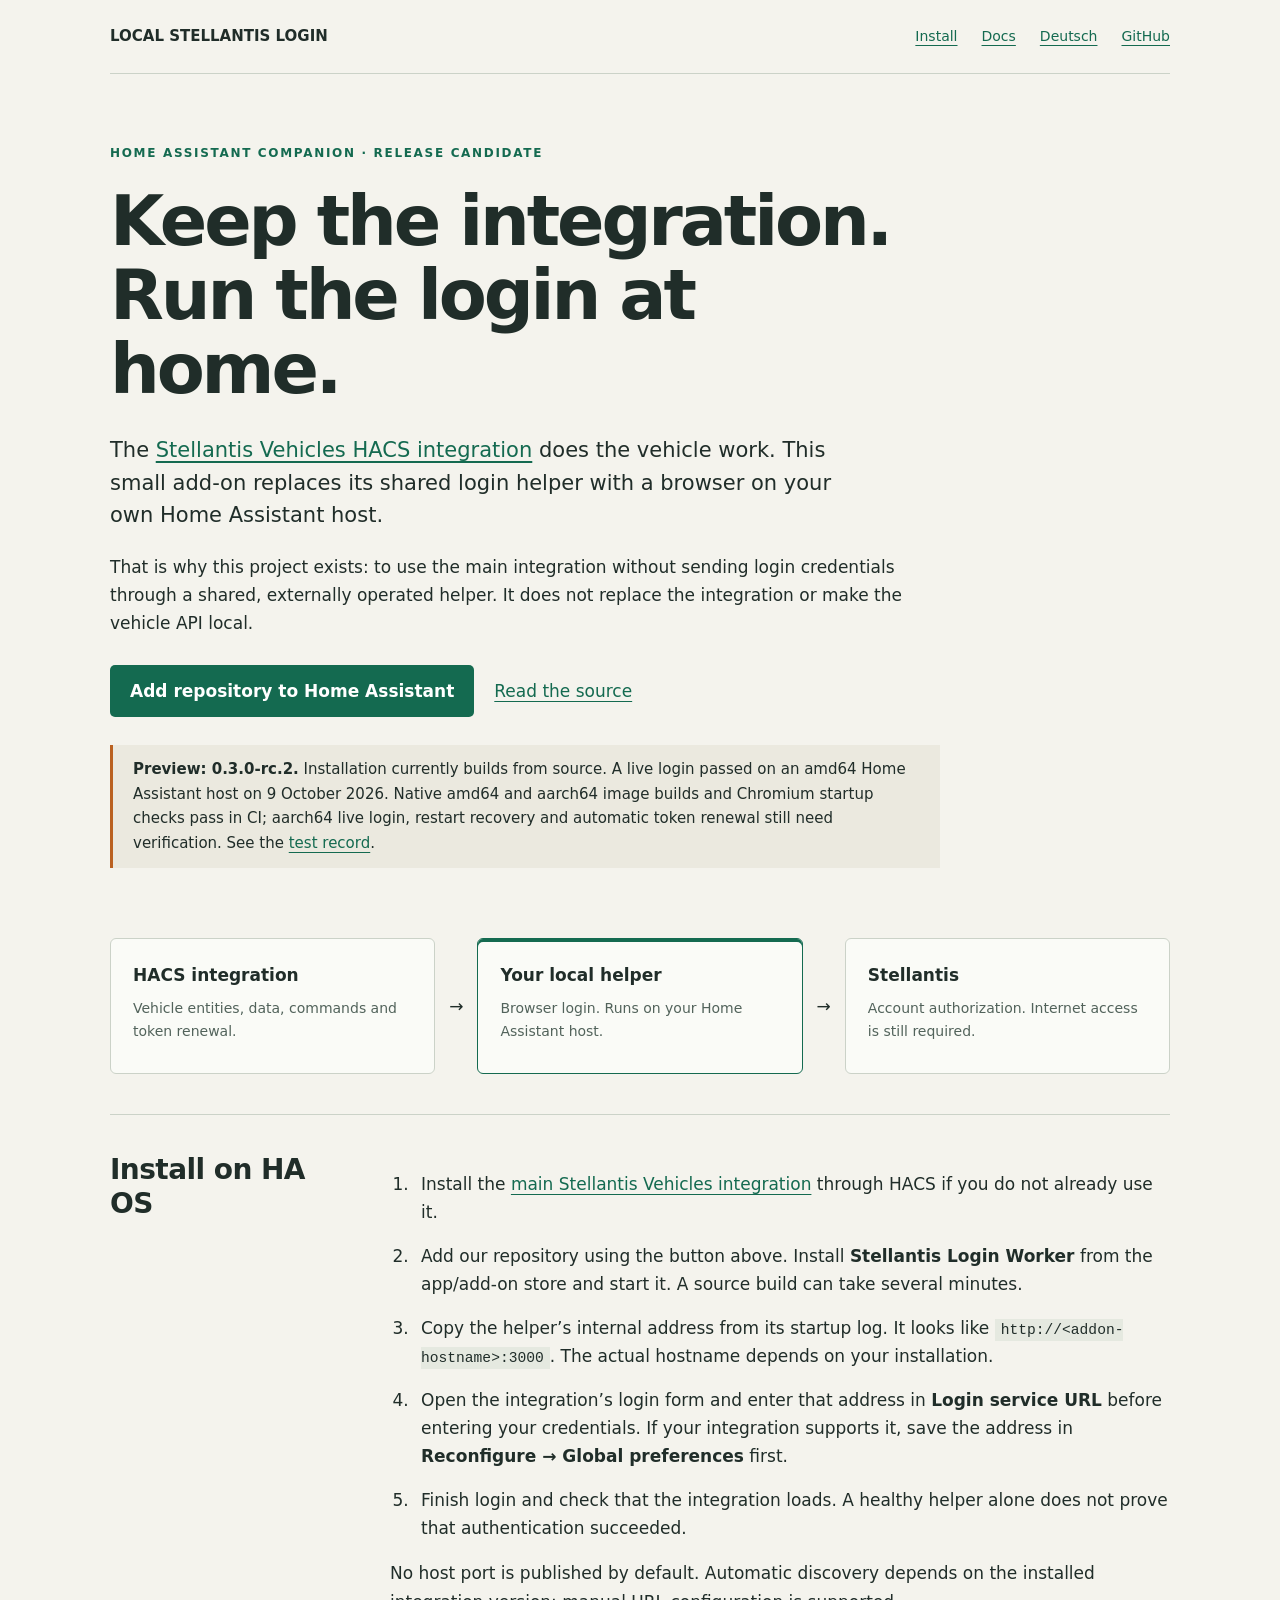
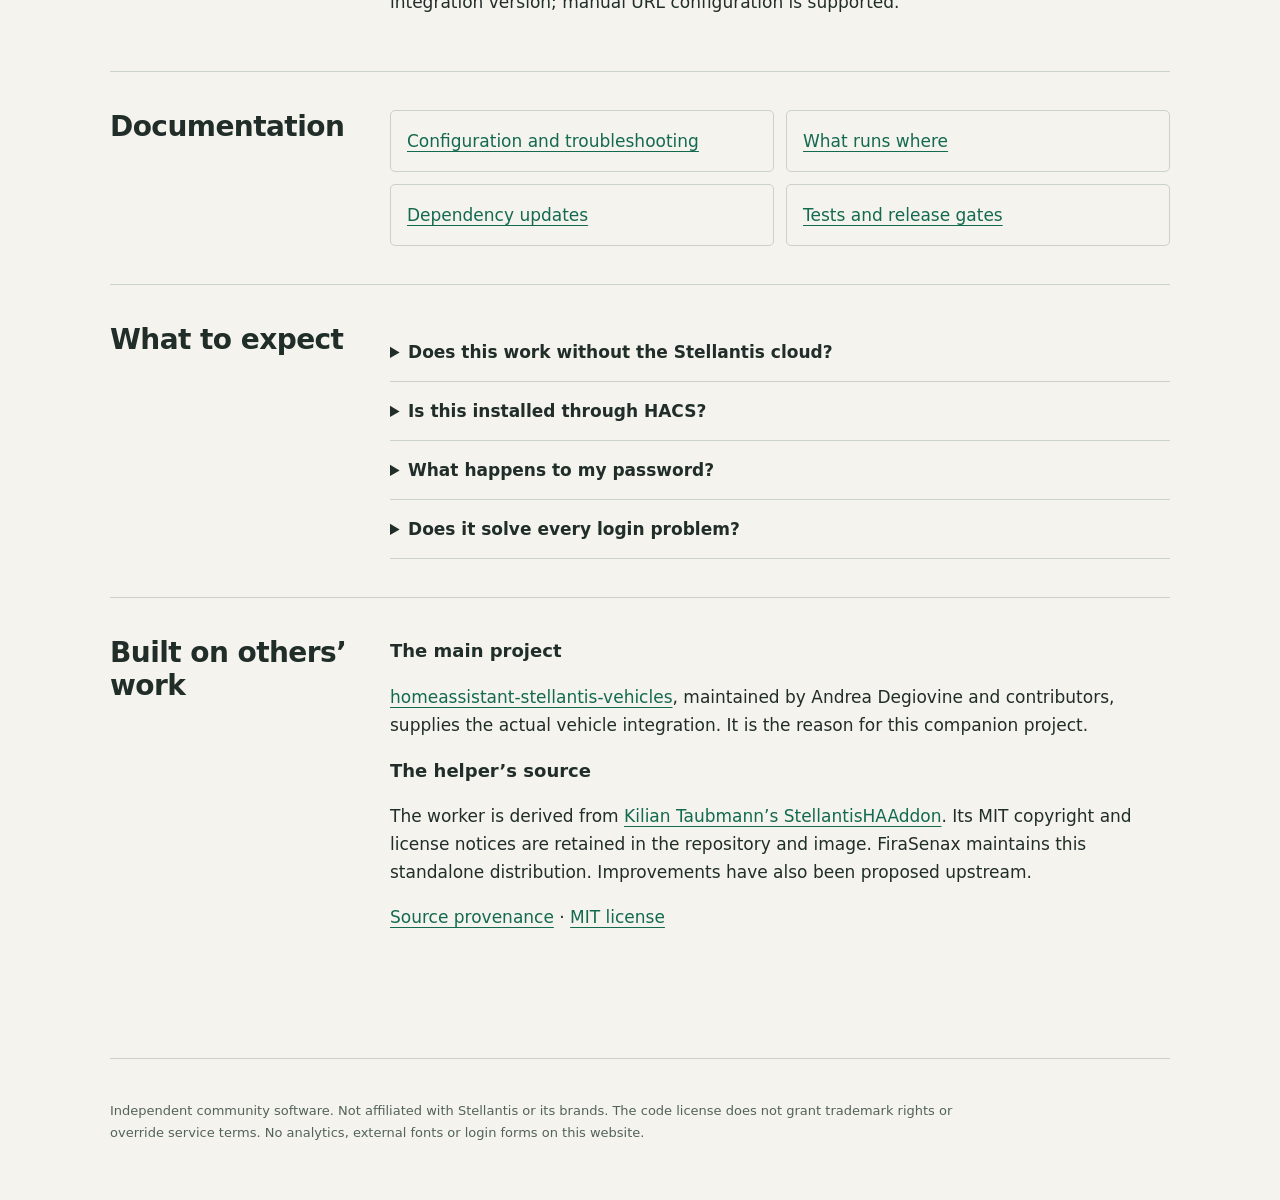
<file: docs/index.html>
<!doctype html>
<html lang="en"><head><meta charset="utf-8"><meta name="viewport" content="width=device-width,initial-scale=1"><meta name="description" content="Run the login helper for the Stellantis Vehicles HACS integration on your own Home Assistant host. Installation, scope and source attribution."><title>Local Stellantis Login — a helper for the HACS integration</title><link rel="stylesheet" href="style.css"></head><body>
<a class="skip" href="#main">Skip to content</a><div class="wrap"><header><a class="brand" href="./">LOCAL STELLANTIS LOGIN</a><nav aria-label="Main"><a href="#install">Install</a><a href="#docs">Docs</a><a href="de.html" lang="de">Deutsch</a><a href="https://github.com/FiraSenax/stellantis-login-worker">GitHub</a></nav></header>
<main id="main"><div class="hero"><div class="eyebrow">Home Assistant companion · release candidate</div><h1>Keep the integration.<br>Run the login at home.</h1><p class="lead">The <a href="https://github.com/andreadegiovine/homeassistant-stellantis-vehicles">Stellantis Vehicles HACS integration</a> does the vehicle work. This small add-on replaces its shared login helper with a browser on your own Home Assistant host.</p><p>That is why this project exists: to use the main integration without sending login credentials through a shared, externally operated helper. It does not replace the integration or make the vehicle API local.</p><div class="actions"><a class="button" href="https://my.home-assistant.io/redirect/supervisor_add_addon_repository/?repository_url=https%3A%2F%2Fgithub.com%2FFiraSenax%2Fstellantis-login-worker">Add repository to Home Assistant</a><a href="https://github.com/FiraSenax/stellantis-login-worker">Read the source</a></div><div class="note"><strong>Preview: 0.3.0-rc.2.</strong> Installation currently builds from source. A live login passed on an amd64 Home Assistant host on 9 October 2026. Native amd64 and aarch64 image builds and Chromium startup checks pass in CI; aarch64 live login, restart recovery and automatic token renewal still need verification. See the <a href="https://github.com/FiraSenax/stellantis-login-worker/blob/main/docs/TESTING.md">test record</a>.</div></div>
<div class="flow" aria-label="Login route: integration to local helper to Stellantis"><div class="node"><strong>HACS integration</strong><span>Vehicle entities, data, commands and token renewal.</span></div><span class="arrow" aria-hidden="true">→</span><div class="node local"><strong>Your local helper</strong><span>Browser login. Runs on your Home Assistant host.</span></div><span class="arrow" aria-hidden="true">→</span><div class="node"><strong>Stellantis</strong><span>Account authorization. Internet access is still required.</span></div></div>
<section id="install" class="section-grid"><h2>Install on HA OS</h2><div><ol><li>Install the <a href="https://github.com/andreadegiovine/homeassistant-stellantis-vehicles">main Stellantis Vehicles integration</a> through HACS if you do not already use it.</li><li>Add our repository using the button above. Install <strong>Stellantis Login Worker</strong> from the app/add-on store and start it. A source build can take several minutes.</li><li>Copy the helper’s internal address from its startup log. It looks like <code>http://&lt;addon-hostname&gt;:3000</code>. The actual hostname depends on your installation.</li><li>Open the integration’s login form and enter that address in <strong>Login service URL</strong> before entering your credentials. If your integration supports it, save the address in <strong>Reconfigure → Global preferences</strong> first.</li><li>Finish login and check that the integration loads. A healthy helper alone does not prove that authentication succeeded.</li></ol><p>No host port is published by default. Automatic discovery depends on the installed integration version; manual URL configuration is supported.</p></div></section>
<section id="docs" class="section-grid"><h2>Documentation</h2><div class="links"><a href="https://github.com/FiraSenax/stellantis-login-worker/blob/main/stellantis_login_worker/DOCS.md">Configuration and troubleshooting</a><a href="https://github.com/FiraSenax/stellantis-login-worker/blob/main/docs/ARCHITECTURE.md">What runs where</a><a href="https://github.com/FiraSenax/stellantis-login-worker/blob/main/docs/DEPENDENCIES.md">Dependency updates</a><a href="https://github.com/FiraSenax/stellantis-login-worker/blob/main/docs/TESTING.md">Tests and release gates</a></div></section>
<section class="section-grid"><h2>What to expect</h2><div><details><summary>Does this work without the Stellantis cloud?</summary><p>No. It removes the shared login intermediary. Stellantis still authenticates your account and provides vehicle data and commands.</p></details><details><summary>Is this installed through HACS?</summary><p>The vehicle integration is. This helper is a separate Home Assistant app/add-on because it runs Chromium in a container. This repository does not maintain a competing copy of the vehicle integration.</p></details><details><summary>What happens to my password?</summary><p>The integration sends it to the helper you configure. The HTTP handler passes it to the browser for that attempt and does not save it in a configuration file. The worker is unauthenticated; keep its port internal and do not publish it to the internet.</p></details><details><summary>Does it solve every login problem?</summary><p>No. Provider outages, changed login pages and interactive challenges can still prevent login. The helper reports failures and does not silently switch to a public login service.</p></details></div></section>
<section id="origin" class="section-grid"><h2>Built on others’ work</h2><div><h3>The main project</h3><p><a href="https://github.com/andreadegiovine/homeassistant-stellantis-vehicles">homeassistant-stellantis-vehicles</a>, maintained by Andrea Degiovine and contributors, supplies the actual vehicle integration. It is the reason for this companion project.</p><h3>The helper’s source</h3><p>The worker is derived from <a href="https://github.com/ktaubmann/StellantisHAAddon">Kilian Taubmann’s StellantisHAAddon</a>. Its MIT copyright and license notices are retained in the repository and image. FiraSenax maintains this standalone distribution. Improvements have also been proposed upstream.</p><p><a href="https://github.com/FiraSenax/stellantis-login-worker/blob/main/NOTICE">Source provenance</a> · <a href="https://github.com/FiraSenax/stellantis-login-worker/blob/main/LICENSE">MIT license</a></p></div></section></main>
<footer><p>Independent community software. Not affiliated with Stellantis or its brands. The code license does not grant trademark rights or override service terms. No analytics, external fonts or login forms on this website.</p></footer></div></body></html>
</file>
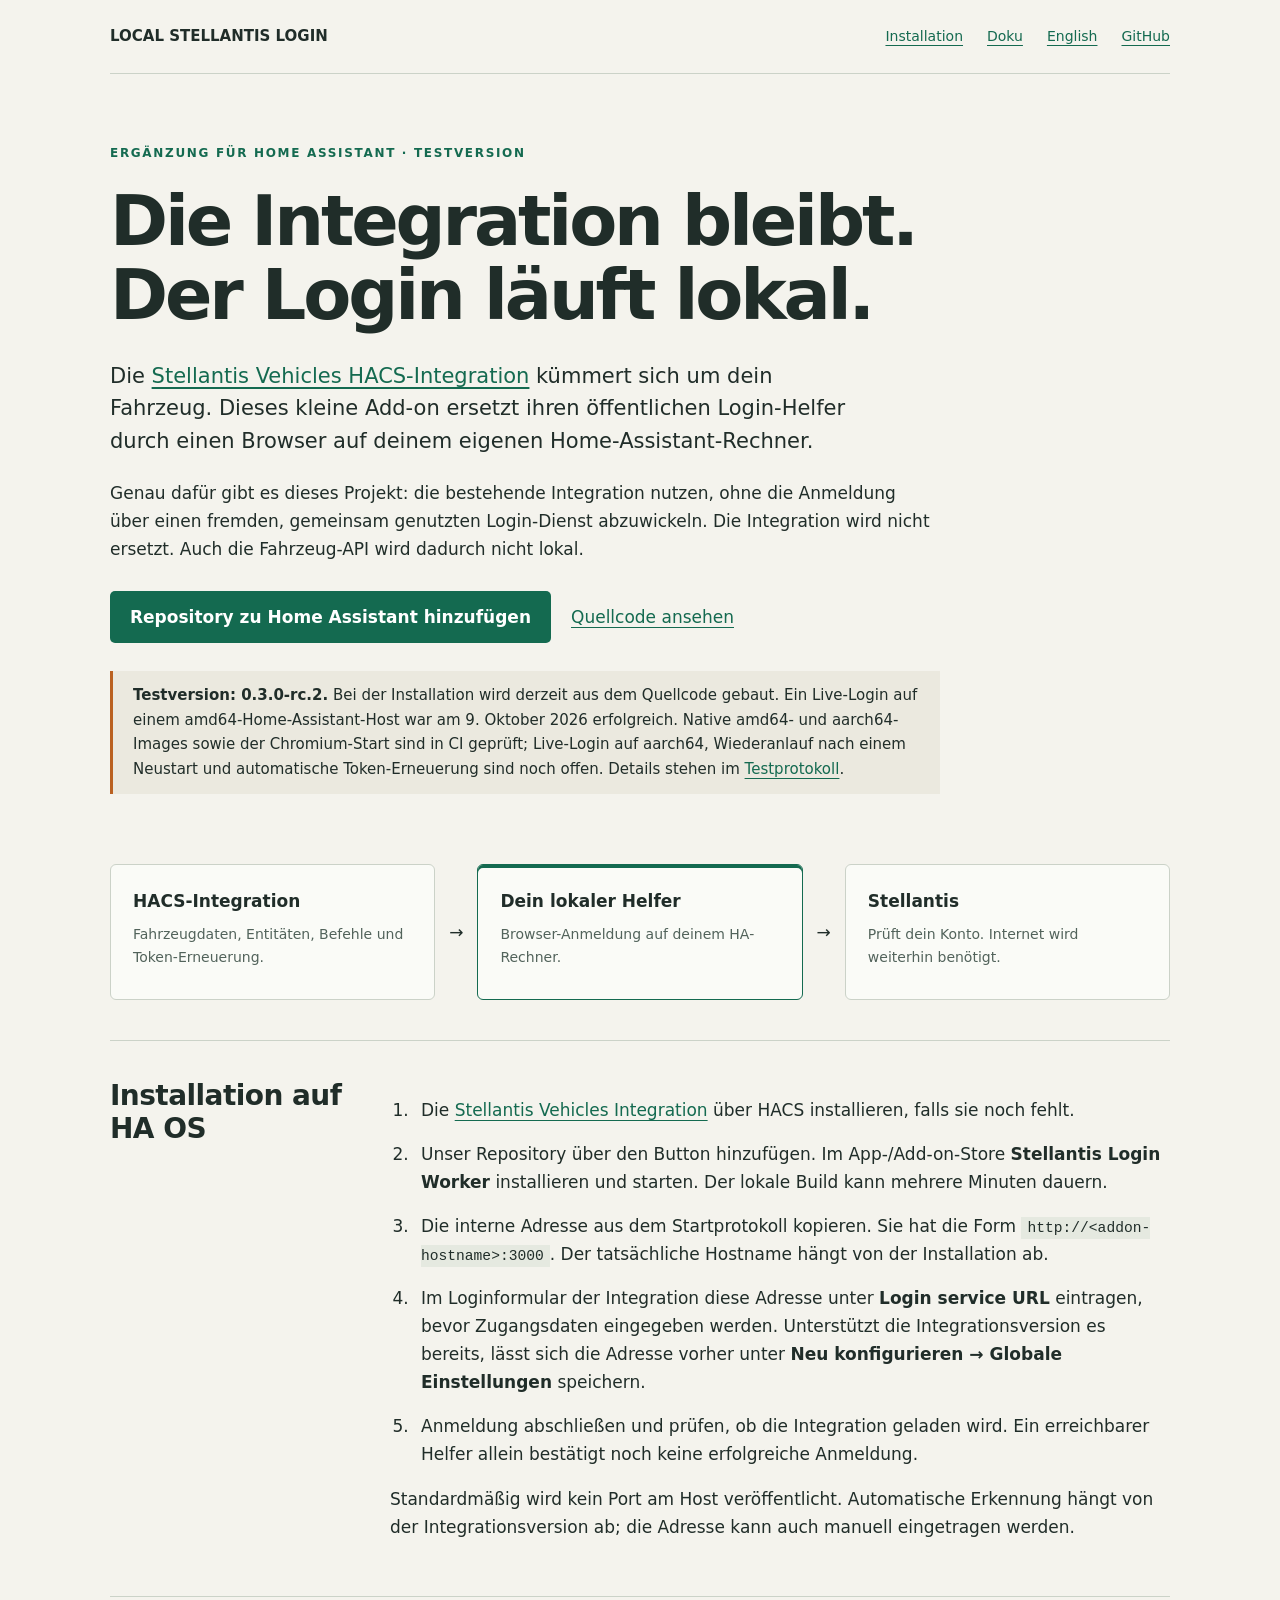
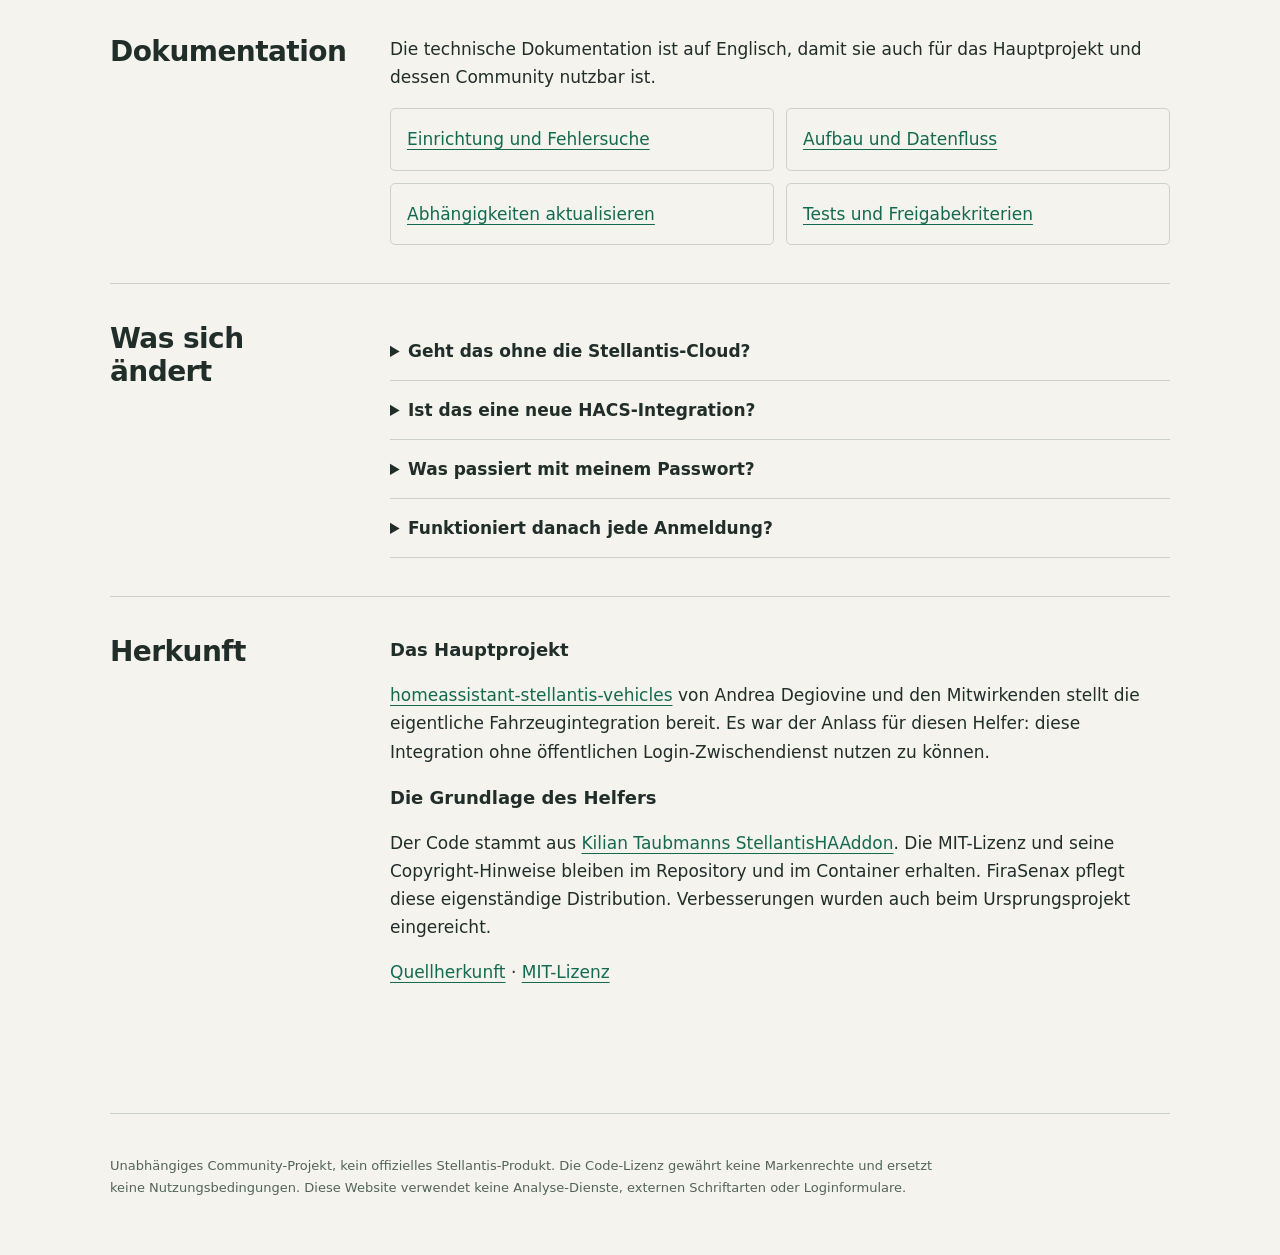
<file: docs/de.html>
<!doctype html><html lang="de"><head><meta charset="utf-8"><meta name="viewport" content="width=device-width,initial-scale=1"><meta name="description" content="Lokaler Login-Helfer für die Stellantis-HACS-Integration. Anmeldung auf dem eigenen Home-Assistant-Rechner statt über einen öffentlichen Zwischendienst."><title>Local Stellantis Login — Anmeldung auf deinem HA-Rechner</title><link rel="stylesheet" href="style.css"></head><body><a class="skip" href="#main">Zum Inhalt</a><div class="wrap"><header><a class="brand" href="de.html">LOCAL STELLANTIS LOGIN</a><nav aria-label="Navigation"><a href="#install">Installation</a><a href="#docs">Doku</a><a href="index.html" lang="en">English</a><a href="https://github.com/FiraSenax/stellantis-login-worker">GitHub</a></nav></header><main id="main"><div class="hero"><div class="eyebrow">Ergänzung für Home Assistant · Testversion</div><h1>Die Integration bleibt.<br>Der Login läuft lokal.</h1><p class="lead">Die <a href="https://github.com/andreadegiovine/homeassistant-stellantis-vehicles">Stellantis Vehicles HACS-Integration</a> kümmert sich um dein Fahrzeug. Dieses kleine Add-on ersetzt ihren öffentlichen Login-Helfer durch einen Browser auf deinem eigenen Home-Assistant-Rechner.</p><p>Genau dafür gibt es dieses Projekt: die bestehende Integration nutzen, ohne die Anmeldung über einen fremden, gemeinsam genutzten Login-Dienst abzuwickeln. Die Integration wird nicht ersetzt. Auch die Fahrzeug-API wird dadurch nicht lokal.</p><div class="actions"><a class="button" href="https://my.home-assistant.io/redirect/supervisor_add_addon_repository/?repository_url=https%3A%2F%2Fgithub.com%2FFiraSenax%2Fstellantis-login-worker">Repository zu Home Assistant hinzufügen</a><a href="https://github.com/FiraSenax/stellantis-login-worker">Quellcode ansehen</a></div><div class="note"><strong>Testversion: 0.3.0-rc.2.</strong> Bei der Installation wird derzeit aus dem Quellcode gebaut. Ein Live-Login auf einem amd64-Home-Assistant-Host war am 9. Oktober 2026 erfolgreich. Native amd64- und aarch64-Images sowie der Chromium-Start sind in CI geprüft; Live-Login auf aarch64, Wiederanlauf nach einem Neustart und automatische Token-Erneuerung sind noch offen. Details stehen im <a href="https://github.com/FiraSenax/stellantis-login-worker/blob/main/docs/TESTING.md">Testprotokoll</a>.</div></div><div class="flow" aria-label="Anmeldung: Integration, lokaler Helfer, Stellantis"><div class="node"><strong>HACS-Integration</strong><span>Fahrzeugdaten, Entitäten, Befehle und Token-Erneuerung.</span></div><span class="arrow" aria-hidden="true">→</span><div class="node local"><strong>Dein lokaler Helfer</strong><span>Browser-Anmeldung auf deinem HA-Rechner.</span></div><span class="arrow" aria-hidden="true">→</span><div class="node"><strong>Stellantis</strong><span>Prüft dein Konto. Internet wird weiterhin benötigt.</span></div></div>
<section id="install" class="section-grid"><h2>Installation auf HA OS</h2><div><ol><li>Die <a href="https://github.com/andreadegiovine/homeassistant-stellantis-vehicles">Stellantis Vehicles Integration</a> über HACS installieren, falls sie noch fehlt.</li><li>Unser Repository über den Button hinzufügen. Im App-/Add-on-Store <strong>Stellantis Login Worker</strong> installieren und starten. Der lokale Build kann mehrere Minuten dauern.</li><li>Die interne Adresse aus dem Startprotokoll kopieren. Sie hat die Form <code>http://&lt;addon-hostname&gt;:3000</code>. Der tatsächliche Hostname hängt von der Installation ab.</li><li>Im Loginformular der Integration diese Adresse unter <strong>Login service URL</strong> eintragen, bevor Zugangsdaten eingegeben werden. Unterstützt die Integrationsversion es bereits, lässt sich die Adresse vorher unter <strong>Neu konfigurieren → Globale Einstellungen</strong> speichern.</li><li>Anmeldung abschließen und prüfen, ob die Integration geladen wird. Ein erreichbarer Helfer allein bestätigt noch keine erfolgreiche Anmeldung.</li></ol><p>Standardmäßig wird kein Port am Host veröffentlicht. Automatische Erkennung hängt von der Integrationsversion ab; die Adresse kann auch manuell eingetragen werden.</p></div></section>
<section id="docs" class="section-grid"><h2>Dokumentation</h2><div><p>Die technische Dokumentation ist auf Englisch, damit sie auch für das Hauptprojekt und dessen Community nutzbar ist.</p><div class="links"><a href="https://github.com/FiraSenax/stellantis-login-worker/blob/main/stellantis_login_worker/DOCS.md">Einrichtung und Fehlersuche</a><a href="https://github.com/FiraSenax/stellantis-login-worker/blob/main/docs/ARCHITECTURE.md">Aufbau und Datenfluss</a><a href="https://github.com/FiraSenax/stellantis-login-worker/blob/main/docs/DEPENDENCIES.md">Abhängigkeiten aktualisieren</a><a href="https://github.com/FiraSenax/stellantis-login-worker/blob/main/docs/TESTING.md">Tests und Freigabekriterien</a></div></div></section>
<section class="section-grid"><h2>Was sich ändert</h2><div><details><summary>Geht das ohne die Stellantis-Cloud?</summary><p>Nein. Der öffentliche Login-Zwischendienst entfällt. Stellantis bleibt für die Kontoanmeldung, Fahrzeugdaten und Befehle erforderlich.</p></details><details><summary>Ist das eine neue HACS-Integration?</summary><p>Nein. Die bestehende Integration bleibt zuständig. Dieser Helfer wird als zusätzliche Home-Assistant-App installiert, weil er einen Browser im Container ausführt.</p></details><details><summary>Was passiert mit meinem Passwort?</summary><p>Die Integration sendet es an den eingestellten Helfer. Dessen HTTP-Handler gibt es für den laufenden Versuch an den Browser weiter und speichert es nicht in einer Konfigurationsdatei. Der Helfer hat keine eigene Zugangskontrolle; sein Port sollte intern bleiben und darf nicht ins Internet veröffentlicht werden.</p></details><details><summary>Funktioniert danach jede Anmeldung?</summary><p>Das lässt sich nicht versprechen. Geänderte Loginseiten, Anbieterausfälle und interaktive Prüfungen können weiter Probleme verursachen. Bei Fehlern wird nicht automatisch auf einen öffentlichen Login-Helfer gewechselt.</p></details></div></section>
<section class="section-grid"><h2>Herkunft</h2><div><h3>Das Hauptprojekt</h3><p><a href="https://github.com/andreadegiovine/homeassistant-stellantis-vehicles">homeassistant-stellantis-vehicles</a> von Andrea Degiovine und den Mitwirkenden stellt die eigentliche Fahrzeugintegration bereit. Es war der Anlass für diesen Helfer: diese Integration ohne öffentlichen Login-Zwischendienst nutzen zu können.</p><h3>Die Grundlage des Helfers</h3><p>Der Code stammt aus <a href="https://github.com/ktaubmann/StellantisHAAddon">Kilian Taubmanns StellantisHAAddon</a>. Die MIT-Lizenz und seine Copyright-Hinweise bleiben im Repository und im Container erhalten. FiraSenax pflegt diese eigenständige Distribution. Verbesserungen wurden auch beim Ursprungsprojekt eingereicht.</p><p><a href="https://github.com/FiraSenax/stellantis-login-worker/blob/main/NOTICE">Quellherkunft</a> · <a href="https://github.com/FiraSenax/stellantis-login-worker/blob/main/LICENSE">MIT-Lizenz</a></p></div></section></main><footer><p>Unabhängiges Community-Projekt, kein offizielles Stellantis-Produkt. Die Code-Lizenz gewährt keine Markenrechte und ersetzt keine Nutzungsbedingungen. Diese Website verwendet keine Analyse-Dienste, externen Schriftarten oder Loginformulare.</p></footer></div></body></html>
</file>
<file: docs/style.css>
:root{color-scheme:light;--paper:#f4f3ed;--ink:#202d29;--muted:#52635b;--accent:#146a50;--line:#cbd2c8}*{box-sizing:border-box}html{scroll-behavior:smooth}body{margin:0;background:var(--paper);color:var(--ink);font:17px/1.65 system-ui,-apple-system,BlinkMacSystemFont,"Segoe UI",sans-serif}a{color:var(--accent);text-underline-offset:4px}a:hover{color:#093e2e}a:focus-visible{outline:3px solid #ba6121;outline-offset:5px}.wrap{width:min(1060px,90%);margin:auto}header{display:flex;justify-content:space-between;align-items:center;gap:24px;padding:24px 0;border-bottom:1px solid var(--line)}.brand{font-size:15px;font-weight:750;text-decoration:none;color:var(--ink)}nav{display:flex;gap:24px;font-size:14px}main{padding-bottom:72px}.hero{padding:70px 0 46px;max-width:830px}.eyebrow{text-transform:uppercase;letter-spacing:.14em;font-size:12px;font-weight:750;color:var(--accent)}h1{font-size:clamp(40px,6vw,70px);line-height:1.06;letter-spacing:-.045em;margin:20px 0 28px;font-weight:700}h2{font-size:28px;line-height:1.2;letter-spacing:-.02em;margin:0 0 22px}h3{font-size:18px;margin:0 0 10px}.lead{font-size:21px;line-height:1.55;max-width:760px}.actions{display:flex;gap:20px;align-items:center;flex-wrap:wrap;margin:28px 0}.button{background:var(--accent);color:white;padding:12px 20px;border-radius:5px;text-decoration:none;font-weight:650}.button:hover{background:#0b523d;color:white}.note{border-left:3px solid #ba6121;padding:12px 20px;background:#ebe9df;font-size:15px;margin-top:28px}.flow{display:grid;grid-template-columns:1fr auto 1fr auto 1fr;align-items:center;gap:14px;padding:24px 0 40px}.node{border:1px solid var(--line);border-radius:6px;padding:22px;min-height:136px;background:#fafbf7}.node span{display:block;color:var(--muted);font-size:14px;margin-top:8px}.local{border-color:var(--accent);box-shadow:inset 0 3px var(--accent)}section{padding:38px 0;border-top:1px solid var(--line);scroll-margin-top:20px}.section-grid{display:grid;grid-template-columns:240px 1fr;gap:40px}.section-grid p:first-child{margin-top:0}ol{padding-left:24px}li{padding-left:7px;margin-bottom:16px}code{font: .86em ui-monospace,SFMono-Regular,Consolas,monospace;background:#e5e9e0;padding:3px 6px;overflow-wrap:anywhere}pre{white-space:pre-wrap;overflow-wrap:anywhere;background:#e5e9e0;padding:18px;border-radius:4px}pre code{padding:0}.links{display:grid;grid-template-columns:1fr 1fr;gap:12px}.links a{padding:16px;border:1px solid var(--line);border-radius:5px}footer{border-top:1px solid var(--line);padding:28px 0 44px;color:var(--muted);font-size:13px}footer p{max-width:860px}.skip{position:absolute;left:-9999px}.skip:focus{left:15px;top:15px;background:white;padding:10px;z-index:2}details{border-bottom:1px solid var(--line);padding:15px 0}summary{cursor:pointer;font-weight:650}details p{font-size:16px}@media(max-width:720px){header{align-items:flex-start}nav{gap:12px;flex-wrap:wrap;justify-content:flex-end}.hero{padding-top:46px}.flow{grid-template-columns:1fr;padding-bottom:30px;gap:10px}.arrow{transform:rotate(90deg);justify-self:center}.node{min-height:auto;padding:18px}.section-grid{grid-template-columns:1fr;gap:8px}.links{grid-template-columns:1fr}.lead{font-size:19px}h2{font-size:25px}}
</file>
